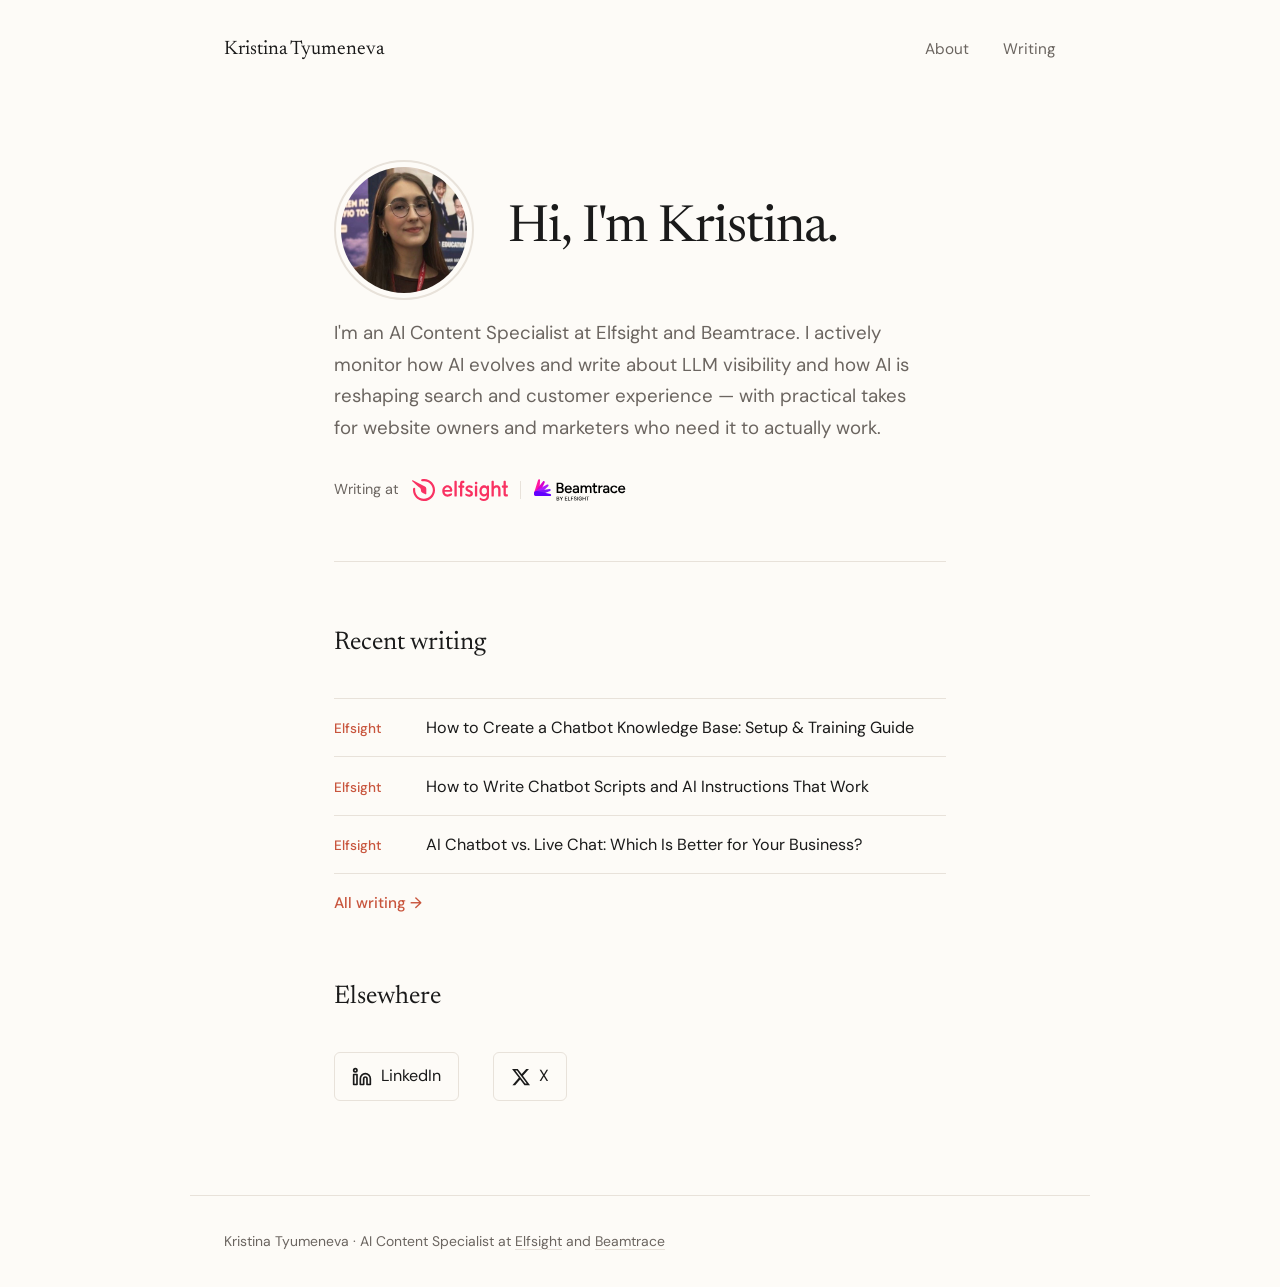
<file: index.html>
<!DOCTYPE html>
<html lang="en">
<head>
    <meta charset="UTF-8">
    <meta name="viewport" content="width=device-width, initial-scale=1.0">
    <title>Kristina Tyumeneva — AI Content Specialist</title>
    <link rel="icon" type="image/svg+xml" href="/favicon.svg">
    <meta name="description" content="Kristina actively monitors how AI evolves and writes about LLM visibility and how AI is reshaping search and customer experience — with practical takes for website owners and marketers who need it to actually work.">
    <meta name="robots" content="index, follow">
    <link rel="canonical" href="https://kristinaty.me/">
    <meta property="og:type" content="website">
    <meta property="og:url" content="https://kristinaty.me/">
    <meta property="og:title" content="Kristina Tyumeneva — AI Content Specialist">
    <meta property="og:description" content="Kristina actively monitors how AI evolves and writes about LLM visibility and how AI is reshaping search and customer experience — with practical takes for website owners and marketers who need it to actually work.">
    <link rel="preconnect" href="https://fonts.googleapis.com">
    <link rel="preconnect" href="https://fonts.gstatic.com" crossorigin>
    <link href="https://fonts.googleapis.com/css2?family=Newsreader:ital,opsz,wght@0,6..72,400;0,6..72,500;1,6..72,400&family=DM+Sans:ital,wght@0,400;0,500;0,600;1,400&display=swap" rel="stylesheet">
    <script type="application/ld+json">
    {
        "@context": "https://schema.org",
        "@type": "Person",
        "name": "Kristina Tyumeneva",
        "jobTitle": "AI Content Specialist",
        "description": "Kristina covers AI topics at Elfsight and Beamtrace: she actively monitors how AI evolves and writes about LLM visibility and how AI is reshaping search and customer experience — with practical takes for website owners and marketers.",
        "image": "https://kristinaty.me/images/kristina.jpeg",
        "url": "https://kristinaty.me",
        "worksFor": [
            { "@type": "Organization", "name": "Elfsight", "url": "https://elfsight.com" },
            { "@type": "Organization", "name": "Beamtrace", "url": "https://beamtrace.com" }
        ],
        "sameAs": [
            "https://elfsight.com/author/kristina-tyumeneva/",
            "https://www.linkedin.com/in/kristina-tyumeneva/",
            "https://x.com/souly_kr"
        ],
        "knowsAbout": [
            "LLM visibility", "AI search",
            "AI in customer experience", "content strategy",
            "content evaluation", "AI writing tools"
        ],
        "alumniOf": {
            "@type": "EducationalOrganization",
            "name": "Voronezh State University"
        }
    }
    </script>
    <link rel="stylesheet" href="/style.css">
</head>
<body>
    <nav class="nav">
        <a href="/" class="nav-name">Kristina Tyumeneva</a>
        <div class="nav-links"><a href="/about">About</a><a href="/writing">Writing</a></div>
    </nav>
    <main class="home">
        <section class="hero">
            <div class="hero-intro">
                <img class="hero-photo" src="/images/kristina.jpeg" alt="Kristina Tyumeneva">
                <div class="hero-text">
                    <h1>Hi, I'm Kristina.</h1>
                </div>
            </div>
            <p class="hero-description">I'm an AI Content Specialist at Elfsight and Beamtrace. I actively monitor how AI evolves and write about LLM visibility and how AI is reshaping search and customer experience — with practical takes for website owners and marketers who need it to actually work.</p>
            <div class="hero-writing-at">
                <span>Writing at</span>
                <a href="https://elfsight.com/author/kristina-tyumeneva/" class="hero-logo-link" title="Elfsight">
<svg xmlns="http://www.w3.org/2000/svg" viewBox="0 0 1592.464 365.265" fill="#F93262"><path d="M237.764,246.143c-0.003-1.346-0.016-9.428-0.016-27.336c0-23.786,0-54.312,0-54.312l-0.012,0.014 c0.001-0.132,0.012-0.261,0.012-0.393c0-18.384-11.389-34.55-28.616-43.923c0.001-0.001,0.009-0.01,0.009-0.01l-0.726-0.372 c-0.562-0.297-1.127-0.59-1.701-0.872L14.049,20.171l-0.003,0.005c-1.379-0.806-2.976-1.275-4.684-1.275 C4.192,18.901,0,23.129,0,28.348c0,2.68,1.111,5.095,2.887,6.815l-0.003,0.004c0,0,0.056,0.048,0.139,0.121 c0.173,0.161,0.35,0.318,0.535,0.466c7.521,6.554,77.542,67.56,120.903,104.9c22.033,18.978,24.213,34.969,24.213,48.724 c0,0.01,0.01,0.009,0.012,0.017c0.175,18.36,12.475,34.328,30.624,42.742l-0.059,0.068l44.759,22.512l0.002-0.001 c1.312,0.705,2.808,1.108,4.398,1.108c5.173,0,9.365-4.228,9.365-9.447C237.775,246.298,237.766,246.221,237.764,246.143z"/><path d="M192.926 365.188C92.273 361.673 13.245 276.929 16.76 176.277c.169-4.851.41-9.645.974-14.385.287-2.411 4.051-20.689 20.477-18.509C50.525 145.018 54.422 155.79 53.512 164c-.175 1.578-.532 5.752-.532 5.752-.226 2.572-.386 5.163-.478 7.773-2.827 80.944 60.728 149.095 141.671 151.922 80.941 2.827 149.094-60.726 151.921-141.669 2.827-80.947-60.728-149.098-141.668-151.925-9.17-.32-18.177.218-26.941 1.532l0 0c0 0-21.174 3.506-25.891-10.793-4.564-13.836 6.098-21.84 13.316-23.341 13.166-2.521 26.811-3.627 40.764-3.139 100.65 3.515 179.677 88.258 176.162 188.914C378.322 289.678 293.575 368.703 192.926 365.188L192.926 365.188zM661.996 206.309c-4.828 4.101-11.055 6.146-18.683 6.146h-102.01c.447 13.069 5.157 23.641 14.139 31.722 8.976 8.089 22.089 13.127 35.332 13.127 10.997 0 22.399-3.489 36.204-10.465 13.802-6.976 14.314-7.414 15.499-8.061 8.774-4.788 14.481-1.826 17.833 3.579 6.682 10.775 4.653 19.377.196 23.92-8.629 8.796-19.213 14.796-32.907 19.924-12.915 4.836-24.306 6.976-37.957 6.976-26.643 0-46.352-9.302-63.142-27.905-15.897-17.713-23.84-39.971-23.84-66.771 0-25.91 8.111-48.002 24.344-66.272 16.228-18.273 35.322-27.406 61.296-27.406 22.831 0 41.36 8.362 57.594 25.08 16.228 16.724 23.344 36.49 23.344 59.297C669.236 196.508 666.822 202.213 661.996 206.309L661.996 206.309zM619.678 152.326c-7.276-8.414-19.071-13.623-31.38-13.623-12.314 0-24.666 5.209-33.061 13.623-8.395 8.42-13.044 18.827-13.935 31.226h89.959C630.812 171.152 626.951 160.746 619.678 152.326L619.678 152.326zM723.827 291.849c-14.219 0-19.321-.177-19.321-18.535V50.285c0-18.355 5.102-19.535 19.321-19.535 14.213 0 19.323 1.067 19.323 19.202v223.362C743.15 291.672 738.04 291.849 723.827 291.849L723.827 291.849zM857.043 67.61c-.798 0-10.611.005-11.437.005-3.359 0-5.934 1.444-7.725 4.319-1.794 2.88-2.685 15.172-2.685 35.545 11.416 0 20.023-.443 23.831.662 8.059 2.439 10.088 8.971 10.088 17.608s-1.029 15.177-9.088 17.611c-3.809 1.111-13.416.662-24.832.662v129.587c0 17.939-4.415 18.24-18.739 18.24-13.656 0-19.236-.078-19.236-18.24V144.022h-11.378c-12.719 0-17.497-5.948-17.497-18.273 0-16.157 8.362-18.255 16.276-18.255 1.445 0 10.977-.015 12.599-.015 0-34.031 1.565-44.616 4.702-52.812 6.265-15.946 16.929-23.917 39.986-23.917 1.16 0 11.219 0 12.308 0 12.009 0 15.897 6.34 15.897 18.598C870.116 57.104 869.626 67.61 857.043 67.61zM974.543 144.335c-9.478-2.878-14.537-3.973-23.512-3.973-5.824 0-13.862 1.331-18.112 3.988-5.151 2.88-7.722 7.089-7.722 12.623 0 5.316 3.684 10.216 10.41 13.956 11.154 6.204 20.555 10.815 32.258 16.28 15.594 7.281 24.881 14.421 30.235 19.268 10.693 9.68 13.425 23.946 13.425 33.896 0 16.463-3.505 31.224-18.498 41.854-13.433 9.525-25.55 11.285-44.355 11.285-23.104 0-46.733-7.471-60.796-21.687-6.44-6.51-6.417-12.333-2.695-20.52 3.904-8.586 9.194-10.313 16.138-7.933 4.81 1.648 12.868 5.72 20.66 9.467 13.313 6.403 29.98 8.737 40.833 3.482 4.941-2.392 8.067-6.828 8.067-14.621 0-9.458-5.725-15.726-21.17-22.594-25.075-10.848-35.287-18.383-38.644-20.598-15.445-10.186-23.17-24.032-23.17-39.535 0-16.829 6.827-30.339 20.483-40.528 12.309-9.078 27.31-13.62 44.995-13.62 12.088 0 22.833 2.656 35.942 8.637 19.977 9.114 18.977 18.447 16.843 25.91-3.508 12.269-11.033 11.371-15.799 9.939C990.359 149.308 985.21 147.574 974.543 144.335zM1080.045 81.45c-4.138 4.186-9.186 6.276-15.143 6.276-5.964 0-11.062-2.091-15.29-6.276-4.231-4.184-6.345-9.227-6.345-15.127 0-5.893 2.114-10.889 6.345-14.982 4.228-4.089 9.326-6.135 15.29-6.135 5.768 0 10.766 2.095 14.999 6.279 4.228 4.186 6.345 9.132 6.345 14.838C1086.245 72.223 1084.178 77.266 1080.045 81.45L1080.045 81.45zM1063.77 107.479c14.213 0 19.321.954 19.321 18.863v147.313c0 18.132-5.108 18.194-19.321 18.194-14.219 0-19.324-.061-19.324-18.194V126.673C1044.446 108.549 1049.551 107.479 1063.77 107.479L1063.77 107.479zM1275.908 301.897c-4.029 21.23-12.882 37.268-28.548 48.107-14.555 10.173-32.735 15.26-56.741 15.26-22.494 0-39.111-5.176-54.776-15.519-9.853-6.604-15.212-12.106-13.775-20.123.923-5.15 3.361-10.277 5.87-13.215 3.852-4.511 10.688-3.834 13.593-2.625 2.35.978 7.52 3.39 17.147 8.169 13.43 6.739 23.637 8.106 36.621 8.106 30.667 0 47.004-20.171 47.004-56.515v-6.943c0 0-13.179 25.248-46.361 25.248-23.956 0-42.317-9.944-57.09-29.845-13.433-17.909-20.149-39.018-20.149-63.337 0-25.199 6.937-46.641 20.819-64.332 15.222-19.452 33.258-29.181 58.107-29.181 18.745 0 34.375 7.532 44.674 22.591 0-17.504 6.737-20.265 18.153-20.265 13.837 0 18.477 3.428 18.477 26.872v130.72C1278.932 278.785 1277.923 291.061 1275.908 301.897L1275.908 301.897zM1234.205 161.628c-7.637-12.176-19.328-18.27-35.057-18.27-13.483 0-25.047 6.201-32.684 18.601-6.747 10.856-10.118 23.256-10.118 37.207 0 14.4 3.26 26.8 9.776 37.207 7.64 12.182 19.427 18.27 33.362 18.27 14.155 0 25.284-5.531 33.373-16.608 7.188-9.743 10.787-21.811 10.787-36.212C1243.645 185.214 1240.497 171.817 1234.205 161.628L1234.205 161.628zM1450.754 291.849c-14.216 0-19.321-.056-19.321-18.177v-90.376c0-34.055-12.558-42.427-30.756-42.427-9.552 0-19.385 2.372-29.07 12.264-6.614 6.755-13.024 17.123-13.024 29.498v91.041c0 18.121-5.169 18.177-19.492 18.177-14.103 0-19.153-.056-19.153-19.663V47.761c0-16.842 5.05-17.011 19.153-17.011 14.323 0 19.492.161 19.492 18.477 0 46.764 0 74.347 0 76.378 10.137-12.613 29.197-20.615 50.016-20.615 21.04 0 33.383 7.193 45.025 19.573 10.966 12.157 16.454 29.735 16.454 50.736v98.356C1470.078 291.787 1464.967 291.849 1450.754 291.849L1450.754 291.849zM1582.59 143.36c-3.809 1.105-13.416.659-24.831.659 0 23.843-.006 99.001-.006 102.394 0 7.913 4.055 8.567 7.412 8.567.841 0 12.655.046 13.44.046 13.02 0 14.072 10.766 14.072 18.222 0 12.678-4.351 18.586-14.554 18.586-.542 0-16.093.015-16.652.015-23.057 0-41.688-11.995-41.688-44.823 0-10.861 0-74.163 0-103.007-8.684 0-11.092-.112-15.742-.112-7.511 0-13.136-4.167-13.136-18.158 0-10.425 2.053-18.27 15.497-18.27h13.381V48.657c0-18.162 4.827-18.24 18.483-18.24 14.323 0 19.492-.032 19.492 17.907v59.156c11.416 0 21.022-.451 24.831.659 8.059 2.436 10.088 8.973 10.088 17.611S1590.649 140.921 1582.59 143.36L1582.59 143.36z"/></svg>                </a>
                <div class="hero-logo-divider"></div>
                <a href="https://beamtrace.com" class="hero-logo-link" title="Beamtrace">
<svg width="150" height="36" viewBox="0 0 150 36" fill="none" xmlns="http://www.w3.org/2000/svg">
<path d="M3.48135 27.9232C1.00918 27.465 -0.513073 24.9564 0.221996 22.552L6.67063 1.45847C6.92303 0.632847 7.75483 0.128094 8.60371 0.285425C9.45259 0.442756 10.0482 1.21207 9.98801 2.07331L8.44907 24.0768C8.27365 26.585 5.95352 28.3814 3.48135 27.9232Z" fill="#FF1A9F"/>
<path d="M2.01928 27.3554C-0.11294 26.023 -0.609883 23.1311 0.955261 21.1634L14.686 3.90104C15.2234 3.22537 16.1823 3.06059 16.9145 3.51809C17.6466 3.97559 17.9189 4.90969 17.5472 5.68892L8.05104 25.5973C6.96858 27.8667 4.1515 28.6878 2.01928 27.3554Z" fill="#D700CC"/>
<path d="M0.867154 26.2913C-0.628391 24.2702 -0.0308664 21.3973 2.14654 20.1402L21.2485 9.11129C21.9962 8.67961 22.9488 8.87774 23.4623 9.57174C23.9759 10.2657 23.8868 11.2346 23.2554 11.8234L7.12353 26.8662C5.28469 28.5809 2.3627 28.3124 0.867154 26.2913Z" fill="#AD1BFC"/>
<path d="M0.185353 24.8791C-0.465388 22.4505 1.14345 19.9966 3.6301 19.6249L25.445 16.3643C26.2989 16.2367 27.1126 16.7702 27.336 17.6041C27.5595 18.438 27.1215 19.3068 26.3183 19.6232L5.79569 27.707C3.45635 28.6284 0.836094 27.3077 0.185353 24.8791Z" fill="#8115FD"/>
<path d="M0.0684948 23.3152C0.353118 20.8171 2.74938 19.1235 5.19921 19.6891L26.6912 24.6506C27.5324 24.8448 28.094 25.6394 27.9962 26.4971C27.8985 27.3549 27.1726 28.0028 26.3093 28.0028L4.25202 28.0025C1.73775 28.0025 -0.216129 25.8133 0.0684948 23.3152Z" fill="#6200FF"/>
<path fill-rule="evenodd" clip-rule="evenodd" d="M56.3145 10.441C57.4422 10.441 58.4383 10.7276 59.2961 11.305C60.1519 11.865 60.8147 12.6696 61.2871 13.711L61.3762 13.9063C61.8067 14.8927 62.0195 16.0386 62.0195 17.3396C62.0194 17.4316 61.9448 17.5063 61.8528 17.5063H52.829C52.8846 18.1069 53.0377 18.6368 53.2863 19.0986C53.6069 19.6939 54.0393 20.1481 54.5838 20.4659C55.1286 20.7679 55.7517 20.9208 56.4577 20.9209C57.2272 20.9209 57.852 20.7441 58.3429 20.4022C58.863 20.035 59.2671 19.5775 59.557 19.0284L59.5749 19.0012C59.622 18.943 59.7039 18.9223 59.7743 18.9549L61.7319 19.8621C61.773 19.8812 61.8045 19.9162 61.8193 19.9591C61.834 20.0019 61.8307 20.0489 61.81 20.0893C61.483 20.7269 61.0575 21.2915 60.5343 21.782L60.5325 21.7838C60.0059 22.261 59.3819 22.6298 58.6631 22.8912L58.6628 22.8909C57.9573 23.1533 57.1657 23.2832 56.2905 23.2832C55.1028 23.2831 54.0465 23.0145 53.1266 22.4725L53.1248 22.4713C52.2077 21.9145 51.487 21.1525 50.964 20.1883C50.4397 19.2216 50.1798 18.1111 50.1798 16.8621C50.1799 15.6131 50.4397 14.5029 50.964 13.5361C51.487 12.5718 52.208 11.8174 53.1257 11.2764C54.0612 10.7184 55.1258 10.4411 56.3145 10.441ZM56.2668 12.732C55.7212 12.732 55.1896 12.8604 54.6703 13.12L54.6685 13.1209C54.17 13.3626 53.7541 13.7173 53.4198 14.1878C53.1912 14.5257 53.0444 14.9228 52.9822 15.3826H59.2445C59.195 14.97 59.0852 14.606 58.9167 14.2885L58.8667 14.1985C58.5945 13.7147 58.2348 13.3566 57.7877 13.1181C57.7865 13.1175 57.7852 13.1167 57.784 13.116C57.3335 12.8607 56.829 12.732 56.2668 12.732Z" fill="black"/>
<path fill-rule="evenodd" clip-rule="evenodd" d="M68.5089 10.441C69.6601 10.4411 70.6306 10.668 71.411 11.1329C72.19 11.597 72.7692 12.2686 73.1484 13.1409C73.5432 14.0128 73.7285 15.0812 73.7124 16.339L73.6887 22.8307C73.6883 22.9225 73.6137 22.9967 73.522 22.9967H71.4212C71.3322 22.9967 71.2589 22.9266 71.2548 22.8377L71.2066 21.7936C71.2036 21.7978 71.2006 21.802 71.1976 21.8062C70.4749 22.7977 69.3686 23.2831 67.9121 23.2832C66.4724 23.2832 65.3246 22.9598 64.4896 22.2918C64.4887 22.2911 64.4877 22.2903 64.4868 22.2895C63.6641 21.6011 63.2575 20.6522 63.2575 19.4641C63.2575 18.1983 63.6791 17.2144 64.5387 16.5401C65.4052 15.857 66.5922 15.5258 68.0792 15.5258H71.0974C71.0474 15.1252 70.9674 14.7697 70.8581 14.4587C70.8577 14.4574 70.8572 14.456 70.8567 14.4547C70.6743 13.8922 70.3899 13.4788 70.01 13.2011L70.0075 13.1993C69.647 12.9253 69.1531 12.7796 68.5089 12.7796C67.9113 12.7796 67.3989 12.9021 66.9661 13.1409L66.9659 13.1407C66.5525 13.3775 66.1991 13.7507 65.909 14.2699C65.8686 14.342 65.7814 14.3737 65.7041 14.3443L63.6989 13.5803C63.6544 13.5633 63.6193 13.528 63.6025 13.4834C63.5857 13.4387 63.5888 13.3889 63.6111 13.3467C63.9056 12.7904 64.2743 12.2986 64.717 11.8722C65.1631 11.4268 65.6987 11.0814 66.3214 10.8353C66.9504 10.5708 67.6809 10.441 68.5089 10.441ZM68.6997 17.6495C67.6091 17.6495 66.8863 17.8255 66.4872 18.1392C66.4862 18.1399 66.4851 18.1405 66.4841 18.1412C66.0845 18.441 65.8825 18.859 65.8825 19.4164C65.8825 19.9246 66.0677 20.3112 66.4358 20.5954C66.8276 20.8697 67.3774 21.0164 68.1029 21.0164C68.7316 21.0164 69.2667 20.886 69.7145 20.6326C70.1638 20.3624 70.5164 19.9881 70.7728 19.5055C71.029 19.0233 71.159 18.4697 71.159 17.8409V17.6495H68.6997Z" fill="black"/>
<path d="M99.7576 7.0035C99.8496 7.00354 99.9243 7.07818 99.9243 7.17019V10.7275H103.147C103.239 10.7275 103.314 10.8021 103.314 10.8942V12.8517C103.314 12.9437 103.239 13.0184 103.147 13.0184H99.9243V19.2256C99.9244 19.7864 100.06 20.1935 100.308 20.4712C100.571 20.7318 100.952 20.8732 101.476 20.8732C101.614 20.8732 101.771 20.8457 101.949 20.7862C102.118 20.73 102.333 20.6129 102.598 20.4261C102.638 20.3979 102.688 20.3888 102.735 20.401C102.783 20.4132 102.822 20.4454 102.844 20.4894L103.703 22.256C103.74 22.3315 103.715 22.4224 103.644 22.4683C103.221 22.7449 102.811 22.951 102.412 23.0837L102.412 23.0834C102.029 23.2163 101.638 23.2832 101.238 23.2832C100.017 23.2832 99.0479 22.9735 98.3553 22.3316L98.3537 22.3302C97.6596 21.67 97.3231 20.738 97.323 19.5596V13.0184H95.4606C95.3686 13.0184 95.2939 12.9437 95.2939 12.8517V10.8942C95.2939 10.8022 95.3686 10.7275 95.4606 10.7275H97.323V7.17019C97.323 7.07816 97.3977 7.00351 97.4897 7.0035H99.7576Z" fill="black"/>
<path fill-rule="evenodd" clip-rule="evenodd" d="M118.053 10.441C119.205 10.441 120.175 10.668 120.956 11.1329C121.735 11.5974 122.315 12.2698 122.694 13.1432C123.088 14.0148 123.273 15.0823 123.257 16.339L123.233 22.8307C123.233 22.9225 123.158 22.9967 123.067 22.9967H120.966C120.877 22.9967 120.803 22.9266 120.799 22.8377L120.751 21.7936C120.748 21.7978 120.745 21.802 120.742 21.8062L120.742 21.8064C120.02 22.7979 118.913 23.2832 117.457 23.2832C116.017 23.2831 114.869 22.9597 114.034 22.2918C114.033 22.2911 114.033 22.2903 114.032 22.2895C113.209 21.6011 112.802 20.6522 112.802 19.4641C112.802 18.1985 113.224 17.2146 114.083 16.5403L114.165 16.4773C115.024 15.8368 116.183 15.5258 117.624 15.5258H120.642C120.592 15.1252 120.512 14.7697 120.403 14.4587C120.402 14.4574 120.402 14.456 120.402 14.4547C120.219 13.8922 119.935 13.4788 119.555 13.2011L119.552 13.1993C119.192 12.9253 118.698 12.7796 118.053 12.7796C117.456 12.7796 116.943 12.9021 116.511 13.1409C116.097 13.3777 115.744 13.7507 115.454 14.2699C115.413 14.342 115.326 14.3737 115.249 14.3443L113.244 13.5803C113.199 13.5633 113.164 13.528 113.147 13.4834C113.13 13.4387 113.133 13.3889 113.156 13.3467C113.45 12.7904 113.819 12.2986 114.262 11.8722C114.708 11.4267 115.243 11.0814 115.866 10.8353C116.495 10.5709 117.226 10.4411 118.053 10.441ZM118.245 17.6495C117.154 17.6495 116.431 17.8255 116.032 18.1392C116.031 18.1399 116.03 18.1405 116.029 18.1412C115.629 18.441 115.427 18.8589 115.427 19.4164C115.427 19.9241 115.612 20.3103 115.979 20.5944C116.371 20.8693 116.921 21.0164 117.648 21.0164C118.276 21.0164 118.811 20.8862 119.259 20.6328C119.708 20.3626 120.061 19.9881 120.317 19.5055C120.558 19.0535 120.687 18.5387 120.702 17.958L120.704 17.8409V17.6495H118.245Z" fill="black"/>
<path d="M131.102 10.441C132.291 10.441 133.362 10.7181 134.313 11.275C135.282 11.8336 136.006 12.6319 136.482 13.6652C136.501 13.7062 136.502 13.7533 136.486 13.7954C136.469 13.8375 136.436 13.8711 136.395 13.8886L134.342 14.7481C134.261 14.7816 134.169 14.7478 134.129 14.6704C133.841 14.11 133.426 13.6719 132.88 13.3536L132.879 13.3527C132.351 13.036 131.737 12.8752 131.031 12.8752C130.343 12.8752 129.738 13.0429 129.21 13.3748C128.681 13.7074 128.263 14.1767 127.957 14.7883L127.956 14.7897C127.652 15.3833 127.497 16.0726 127.497 16.8621C127.497 17.6516 127.652 18.341 127.956 18.9345C128.261 19.5286 128.686 19.999 129.232 20.3485C129.777 20.6815 130.391 20.8492 131.078 20.8492C131.737 20.8492 132.324 20.6953 132.844 20.3896L132.946 20.3264C133.491 19.9623 133.9 19.478 134.173 18.8706C134.21 18.789 134.305 18.7509 134.387 18.7843L136.464 19.6199C136.506 19.6367 136.539 19.6699 136.556 19.7117C136.573 19.7534 136.573 19.8004 136.554 19.8417C136.08 20.921 135.358 21.7665 134.391 22.3737C133.439 22.9808 132.357 23.2832 131.15 23.2832C129.931 23.2831 128.844 23.0148 127.893 22.4736L127.891 22.4727C126.942 21.9165 126.197 21.1548 125.657 20.1901L125.656 20.1883C125.132 19.2216 124.872 18.1111 124.872 16.8621C124.872 15.6131 125.132 14.5029 125.656 13.5361L125.657 13.5343C126.197 12.5699 126.934 11.8158 127.868 11.2752C128.819 10.7179 129.899 10.4411 131.102 10.441Z" fill="black"/>
<path fill-rule="evenodd" clip-rule="evenodd" d="M143.707 10.441C144.834 10.4411 145.829 10.7273 146.686 11.3038L146.766 11.357C147.584 11.9145 148.221 12.7016 148.679 13.711C149.169 14.7406 149.411 15.9518 149.411 17.3396C149.411 17.4316 149.337 17.5063 149.245 17.5063H140.221C140.277 18.1069 140.43 18.6368 140.678 19.0986C140.999 19.6939 141.431 20.1481 141.976 20.4659C142.521 20.7679 143.144 20.9209 143.85 20.9209C144.62 20.9208 145.245 20.7439 145.736 20.4017C146.256 20.0347 146.659 19.5773 146.949 19.0284L146.967 19.0012C147.014 18.9429 147.096 18.9223 147.167 18.9549L149.124 19.8621C149.165 19.8812 149.197 19.9162 149.212 19.9591C149.226 20.0019 149.223 20.0489 149.202 20.0893C148.875 20.7269 148.45 21.2915 147.927 21.782L147.924 21.7838C147.398 22.261 146.774 22.6298 146.055 22.8912L146.055 22.8909C145.349 23.1533 144.558 23.2832 143.683 23.2832C142.495 23.2832 141.439 23.0145 140.519 22.4725L140.517 22.4713C139.6 21.9145 138.879 21.1525 138.356 20.1883C137.832 19.2216 137.572 18.1111 137.572 16.8621C137.572 15.6131 137.832 14.5029 138.356 13.5361C138.879 12.5718 139.6 11.8172 140.518 11.2761C141.453 10.7182 142.518 10.441 143.707 10.441ZM143.659 12.732C143.113 12.732 142.582 12.8604 142.062 13.12L142.06 13.1209C141.562 13.3626 141.146 13.7173 140.812 14.1878C140.583 14.5257 140.437 14.9228 140.374 15.3826H146.637C146.587 14.97 146.477 14.606 146.309 14.2885L146.259 14.1985C145.987 13.7147 145.627 13.3566 145.18 13.1181C145.179 13.1175 145.177 13.1167 145.176 13.116C144.725 12.8608 144.221 12.732 143.659 12.732Z" fill="black"/>
<path fill-rule="evenodd" clip-rule="evenodd" d="M42.5803 5.95312C43.7419 5.95312 44.744 6.13053 45.5815 6.49156L45.7396 6.56131C46.5178 6.9206 47.128 7.43431 47.5644 8.1034C48.0481 8.82065 48.2853 9.69846 48.2853 10.727C48.2853 11.5187 48.0953 12.2335 47.7122 12.8664L47.712 12.8661C47.3939 13.4007 46.9635 13.8521 46.4233 14.2204C47.1476 14.6134 47.714 15.1207 48.1156 15.7455C48.5811 16.4447 48.8105 17.2729 48.8105 18.2228C48.8105 19.2194 48.5813 20.0868 48.1163 20.8179C47.6679 21.5319 47.0294 22.0781 46.2069 22.4564L46.2043 22.4576C45.3824 22.8192 44.4035 22.9967 43.2727 22.9967H37.2092C37.1172 22.9967 37.0425 22.922 37.0425 22.83V6.11982C37.0425 6.02778 37.1171 5.95312 37.2092 5.95312H42.5803ZM39.6914 20.5389H43.1294C44.0917 20.5389 44.8119 20.3139 45.313 19.8865C45.8294 19.4437 46.0899 18.8551 46.0899 18.1036C46.0899 17.2577 45.7909 16.6258 45.2018 16.1839C45.2006 16.183 45.1993 16.1819 45.1981 16.1809C44.6172 15.7192 43.7838 15.4772 42.6759 15.4772H39.6914V20.5389ZM39.6914 13.1386H42.9623C43.7913 13.1386 44.4228 12.9167 44.8775 12.4914L44.8794 12.4895C45.3474 12.0653 45.5887 11.4771 45.5887 10.7033C45.5887 9.90186 45.319 9.30974 44.7936 8.90106L44.7913 8.89943C44.2579 8.46983 43.4963 8.24405 42.4848 8.24405H39.6914V13.1386Z" fill="black"/>
<path d="M89.6735 10.441C91.0661 10.441 92.1737 10.9018 92.9741 11.835L93.0481 11.9227C93.7995 12.8423 94.1524 14.2127 94.137 16.0028L94.1373 22.83C94.1372 22.922 94.0626 22.9967 93.9706 22.9967H91.7266C91.6346 22.9967 91.56 22.922 91.5599 22.83V16.7189C91.5599 15.6444 91.4408 14.8516 91.2154 14.3257C91.2147 14.324 91.2137 14.3223 91.2131 14.3206C90.9987 13.7693 90.7162 13.4081 90.3775 13.2104C90.0242 13.0044 89.6082 12.891 89.1246 12.8752L89.0463 12.8761C88.2435 12.8954 87.6285 13.2142 87.1829 13.8323C86.7333 14.478 86.4982 15.4017 86.4982 16.6233V22.83C86.4982 22.922 86.4235 22.9967 86.3315 22.9967H84.0636C83.9716 22.9967 83.897 22.922 83.8969 22.83V16.7189C83.8969 15.6437 83.7856 14.8493 83.5747 14.322L83.5742 14.3206C83.3606 13.7711 83.071 13.4101 82.7171 13.2118L82.7145 13.2104C82.3612 13.0043 81.9452 12.8908 81.4616 12.875C80.6214 12.875 79.9812 13.1934 79.5213 13.83L79.5215 13.8302C79.071 14.476 78.8352 15.4004 78.8352 16.6233V22.83C78.8352 22.922 78.7606 22.9967 78.6685 22.9967H76.4009C76.3088 22.9967 76.2342 22.922 76.2342 22.83V10.8942C76.2342 10.8021 76.3088 10.7275 76.4009 10.7275H78.5253C78.6136 10.7275 78.6867 10.7965 78.6918 10.8846L78.7585 12.0382C79.1001 11.5834 79.5034 11.2245 79.9693 10.9651L80.083 10.9014C80.6573 10.5932 81.3092 10.4411 82.0345 10.441C83.0147 10.441 83.8592 10.67 84.5593 11.136C85.1643 11.5249 85.6223 12.091 85.9375 12.8243C86.2826 12.1196 86.7387 11.564 87.3091 11.1643C87.9771 10.6804 88.7678 10.4411 89.6735 10.441Z" fill="black"/>
<path d="M112.047 10.6798C112.139 10.6799 112.213 10.7545 112.213 10.8465V12.9949C112.213 13.0869 112.139 13.1616 112.047 13.1616C111.348 13.1616 110.682 13.2702 110.048 13.4869L110.045 13.4876C109.437 13.6851 108.939 14.0177 108.546 14.4859L108.546 14.4861C108.18 14.9249 107.988 15.5354 107.988 16.3369V22.83C107.988 22.922 107.913 22.9967 107.821 22.9967H105.553C105.461 22.9967 105.387 22.922 105.387 22.83V10.8942C105.387 10.8022 105.461 10.7275 105.553 10.7275H107.821C107.913 10.7275 107.988 10.8021 107.988 10.8942V12.5311C108.417 12.0078 108.924 11.5946 109.512 11.2947C110.315 10.8852 111.16 10.6798 112.047 10.6798Z" fill="black"/>
<path d="M85.4785 29.6458V28.8467H90.2405V29.6458H88.3207V34.9997H87.3953V29.6458H85.4785Z" fill="black"/>
<path d="M79.5029 34.9997V28.8467H80.4313V31.5206H83.4988V28.8467H84.4301V34.9997H83.4988V32.3168H80.4313V34.9997H79.5029Z" fill="black"/>
<path d="M77.3301 30.7907C77.2721 30.6084 77.1939 30.4452 77.0958 30.3009C76.9997 30.1547 76.8845 30.0305 76.7503 29.9284C76.6161 29.8242 76.4629 29.7451 76.2906 29.6911C76.1204 29.637 75.9331 29.6099 75.7288 29.6099C75.3823 29.6099 75.0698 29.6991 74.7914 29.8773C74.513 30.0556 74.2927 30.317 74.1305 30.6615C73.9702 31.004 73.8901 31.4236 73.8901 31.9203C73.8901 32.419 73.9712 32.8407 74.1335 33.1852C74.2957 33.5297 74.518 33.791 74.8004 33.9693C75.0829 34.1476 75.4043 34.2367 75.7649 34.2367C76.0994 34.2367 76.3908 34.1686 76.6391 34.0324C76.8895 33.8962 77.0828 33.7039 77.219 33.4556C77.3572 33.2052 77.4263 32.9108 77.4263 32.5723L77.6666 32.6173H75.9061V31.8512H78.3246V32.5512C78.3246 33.068 78.2144 33.5166 77.9941 33.8972C77.7758 34.2758 77.4734 34.5682 77.0868 34.7745C76.7022 34.9808 76.2616 35.0839 75.7649 35.0839C75.208 35.0839 74.7193 34.9557 74.2987 34.6994C73.8801 34.443 73.5536 34.0795 73.3193 33.6088C73.0849 33.1361 72.9678 32.5753 72.9678 31.9263C72.9678 31.4356 73.0359 30.995 73.1721 30.6044C73.3083 30.2138 73.4996 29.8823 73.7459 29.6099C73.9943 29.3355 74.2857 29.1262 74.6202 28.982C74.9567 28.8358 75.3242 28.7627 75.7228 28.7627C76.0553 28.7627 76.3647 28.8118 76.6512 28.9099C76.9396 29.0081 77.196 29.1473 77.4203 29.3275C77.6466 29.5078 77.8339 29.7221 77.9821 29.9705C78.1303 30.2168 78.2305 30.4902 78.2825 30.7907H77.3301Z" fill="black"/>
<path d="M71.8141 28.8467V34.9997H70.8857V28.8467H71.8141Z" fill="black"/>
<path d="M68.797 30.4632C68.765 30.1788 68.6328 29.9584 68.4004 29.8022C68.1681 29.644 67.8757 29.5649 67.5232 29.5649C67.2708 29.5649 67.0525 29.6049 66.8682 29.685C66.6839 29.7632 66.5407 29.8713 66.4386 30.0095C66.3384 30.1457 66.2883 30.3009 66.2883 30.4752C66.2883 30.6214 66.3224 30.7476 66.3905 30.8538C66.4606 30.9599 66.5517 31.049 66.6639 31.1211C66.7781 31.1912 66.9002 31.2503 67.0304 31.2984C67.1606 31.3445 67.2858 31.3825 67.406 31.4126L68.0069 31.5688C68.2031 31.6169 68.4044 31.682 68.6107 31.7641C68.817 31.8462 69.0083 31.9544 69.1846 32.0886C69.3608 32.2228 69.503 32.389 69.6112 32.5873C69.7214 32.7856 69.7764 33.0229 69.7764 33.2993C69.7764 33.6478 69.6863 33.9573 69.5061 34.2277C69.3278 34.4981 69.0684 34.7114 68.7279 34.8676C68.3894 35.0238 67.9798 35.102 67.4991 35.102C67.0384 35.102 66.6399 35.0289 66.3034 34.8826C65.9669 34.7364 65.7035 34.5291 65.5132 34.2607C65.3229 33.9903 65.2178 33.6699 65.1978 33.2993H66.1291C66.1471 33.5217 66.2192 33.7069 66.3454 33.8551C66.4736 34.0014 66.6369 34.1105 66.8351 34.1826C67.0354 34.2527 67.2548 34.2878 67.4931 34.2878C67.7555 34.2878 67.9888 34.2467 68.1931 34.1646C68.3994 34.0805 68.5617 33.9643 68.6798 33.8161C68.798 33.6659 68.8571 33.4906 68.8571 33.2903C68.8571 33.108 68.805 32.9588 68.7009 32.8427C68.5987 32.7265 68.4595 32.6303 68.2833 32.5542C68.109 32.4781 67.9117 32.411 67.6914 32.3529L66.9643 32.1547C66.4716 32.0205 66.081 31.8232 65.7926 31.5628C65.5062 31.3024 65.363 30.9579 65.363 30.5293C65.363 30.1748 65.4591 29.8653 65.6514 29.6009C65.8437 29.3365 66.1041 29.1312 66.4326 28.985C66.761 28.8368 67.1316 28.7627 67.5442 28.7627C67.9608 28.7627 68.3283 28.8358 68.6468 28.982C68.9673 29.1282 69.2196 29.3295 69.4039 29.5859C69.5882 29.8403 69.6843 30.1327 69.6923 30.4632H68.797Z" fill="black"/>
<path d="M60.4839 34.9997V28.8467H64.2995V29.6458H61.4122V31.5206H64.0261V32.3168H61.4122V34.9997H60.4839Z" fill="black"/>
<path d="M55.708 34.9997V28.8467H56.6364V34.2005H59.4244V34.9997H55.708Z" fill="black"/>
<path d="M50.6104 34.9997V28.8467H54.468V29.6458H51.5387V31.5206H54.2667V32.3168H51.5387V34.2005H54.504V34.9997H50.6104Z" fill="black"/>
<path d="M42.105 28.8467H43.1595L44.7669 31.6438H44.833L46.4403 28.8467H47.4949L45.2626 32.5841V34.9997H44.3372V32.5841L42.105 28.8467Z" fill="black"/>
<path d="M37.0439 34.9997V28.8467H39.2972C39.7339 28.8467 40.0954 28.9188 40.3818 29.063C40.6682 29.2052 40.8826 29.3985 41.0248 29.6428C41.167 29.8852 41.2381 30.1586 41.2381 30.463C41.2381 30.7194 41.191 30.9357 41.0969 31.112C41.0027 31.2862 40.8765 31.4265 40.7183 31.5326C40.5621 31.6368 40.3898 31.7129 40.2016 31.7609V31.821C40.4059 31.831 40.6052 31.8971 40.7994 32.0193C40.9957 32.1395 41.158 32.3107 41.2861 32.5331C41.4143 32.7554 41.4784 33.0258 41.4784 33.3443C41.4784 33.6587 41.4043 33.9411 41.2561 34.1915C41.1099 34.4399 40.8836 34.6371 40.5771 34.7834C40.2707 34.9276 39.8791 34.9997 39.4024 34.9997H37.0439ZM37.9723 34.2035H39.3123C39.7569 34.2035 40.0754 34.1174 40.2677 33.9451C40.4599 33.7729 40.5561 33.5576 40.5561 33.2992C40.5561 33.1049 40.507 32.9266 40.4089 32.7644C40.3107 32.6022 40.1705 32.473 39.9882 32.3768C39.808 32.2807 39.5937 32.2326 39.3453 32.2326H37.9723V34.2035ZM37.9723 31.5086H39.2161C39.4244 31.5086 39.6117 31.4685 39.7779 31.3884C39.9462 31.3083 40.0794 31.1961 40.1775 31.0519C40.2777 30.9057 40.3277 30.7334 40.3277 30.5351C40.3277 30.2808 40.2386 30.0675 40.0604 29.8952C39.8821 29.723 39.6087 29.6368 39.2402 29.6368H37.9723V31.5086Z" fill="black"/>
</svg>
                </a>
            </div>
        </section>
        <section class="home-section">
            <h2>Recent writing</h2>
            <div class="article-preview">
                <!-- HOME-ARTICLES:START -->
                <a href="https://elfsight.com/blog/how-to-create-a-chatbot-knowledge-base/" class="article-preview-link"><span class="article-preview-pub elfsight">Elfsight</span><span class="article-preview-title">How to Create a Chatbot Knowledge Base: Setup & Training Guide</span><span class="article-preview-arrow">&rarr;</span></a>
                <a href="https://elfsight.com/blog/how-to-write-chatbot-scripts-and-instructions/" class="article-preview-link"><span class="article-preview-pub elfsight">Elfsight</span><span class="article-preview-title">How to Write Chatbot Scripts and AI Instructions That Work</span><span class="article-preview-arrow">&rarr;</span></a>
                <a href="https://elfsight.com/blog/ai-chatbot-vs-live-chat/" class="article-preview-link"><span class="article-preview-pub elfsight">Elfsight</span><span class="article-preview-title">AI Chatbot vs. Live Chat: Which Is Better for Your Business?</span><span class="article-preview-arrow">&rarr;</span></a>
            <!-- HOME-ARTICLES:END -->
            </div>
            <a href="/writing" class="section-link">All writing &rarr;</a>
        </section>
        <section class="home-section">
            <h2>Elsewhere</h2>
            <div class="social-links">
                <a href="https://www.linkedin.com/in/kristina-tyumeneva/" class="social-link"><svg width="20" height="20" viewBox="0 0 24 24" fill="none" stroke="currentColor" stroke-width="2" stroke-linecap="round" stroke-linejoin="round"><path d="M16 8a6 6 0 0 1 6 6v7h-4v-7a2 2 0 0 0-2-2 2 2 0 0 0-2 2v7h-4v-7a6 6 0 0 1 6-6z"/><rect x="2" y="9" width="4" height="12"/><circle cx="4" cy="4" r="2"/></svg>LinkedIn</a>
                <a href="https://x.com/souly_kr" class="social-link"><svg width="20" height="20" viewBox="0 0 24 24" fill="currentColor"><path d="M18.244 2.25h3.308l-7.227 8.26 8.502 11.24H16.17l-5.214-6.817L4.99 21.75H1.68l7.73-8.835L1.254 2.25H8.08l4.713 6.231zm-1.161 17.52h1.833L7.084 4.126H5.117z"/></svg>X</a>
            </div>
        </section>
    </main>
    <footer class="footer"><p>Kristina Tyumeneva &middot; AI Content Specialist at <a href="https://elfsight.com">Elfsight</a> and <a href="https://beamtrace.com">Beamtrace</a></p></footer>
</body>
</html>
</file>
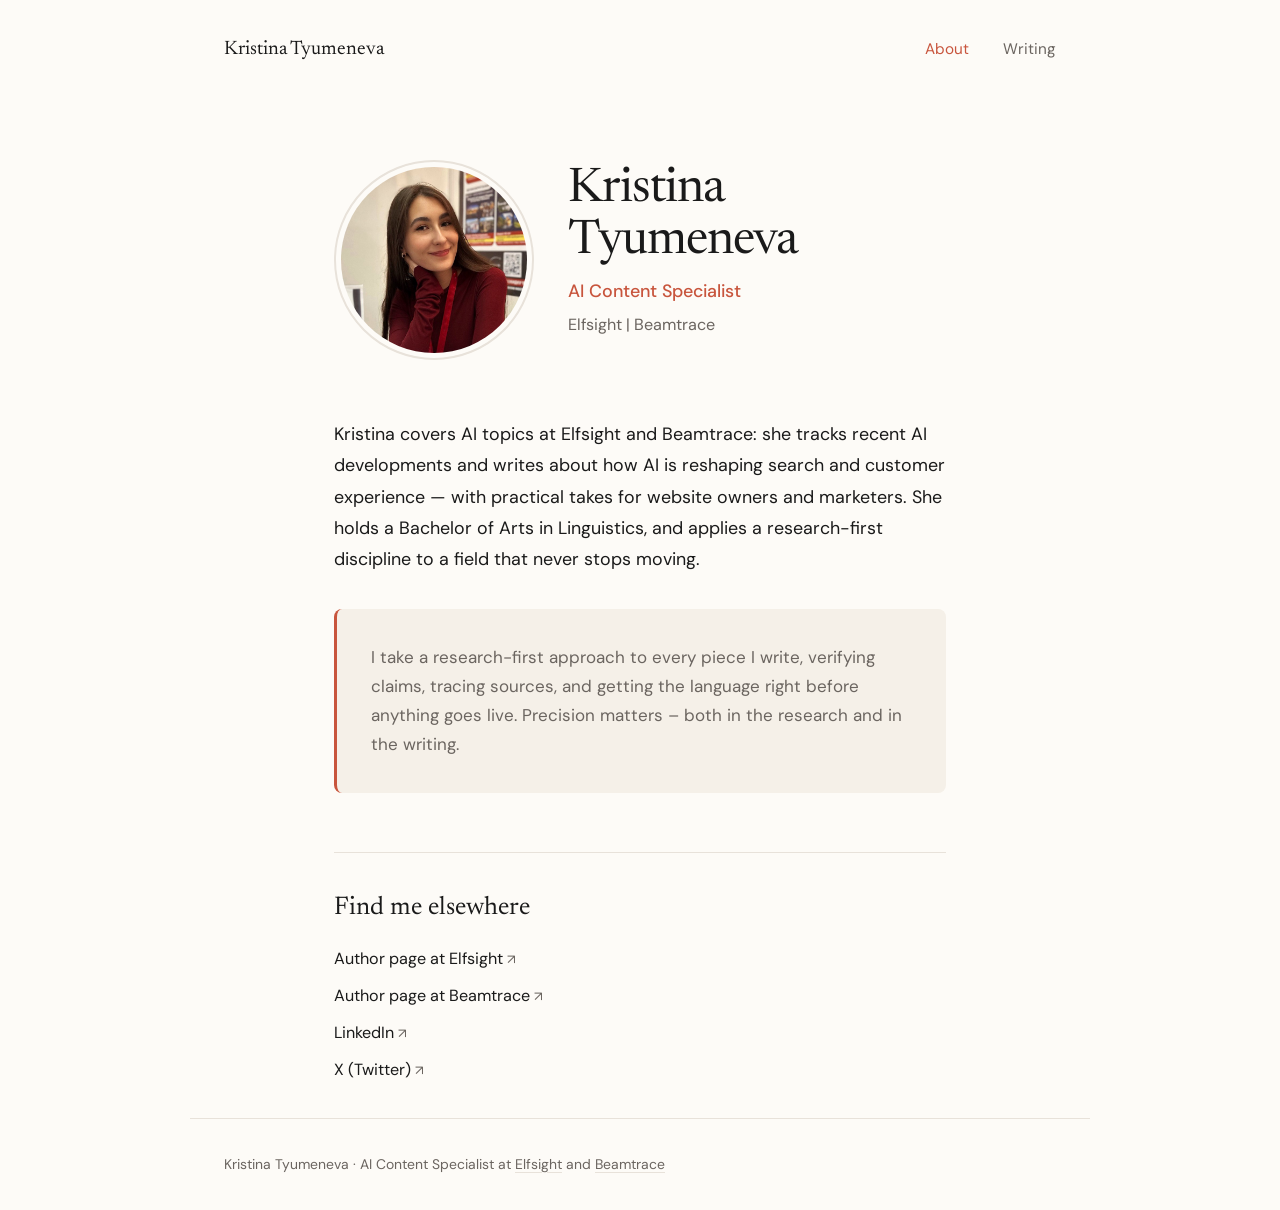
<file: about/index.html>
<!DOCTYPE html>
<html lang="en">
<head>
    <meta charset="UTF-8">
    <meta name="viewport" content="width=device-width, initial-scale=1.0">
    <title>About — Kristina Tyumeneva</title>
    <link rel="icon" type="image/svg+xml" href="/favicon.svg">
    <meta name="description" content="Kristina Tyumeneva is an AI Content Specialist at Elfsight and Beamtrace. She tracks recent AI developments and writes about how AI is reshaping search and customer experience — with a BA in Linguistics and a research-first approach.">
    <meta name="robots" content="index, follow">
    <link rel="canonical" href="https://kristinaty.me/about/">
    <meta property="og:type" content="website">
    <meta property="og:url" content="https://kristinaty.me/about/">
    <meta property="og:title" content="About — Kristina Tyumeneva">
    <meta property="og:description" content="Kristina Tyumeneva is an AI Content Specialist at Elfsight and Beamtrace. She tracks recent AI developments and writes about how AI is reshaping search and customer experience — with a BA in Linguistics and a research-first approach.">
    <link rel="preconnect" href="https://fonts.googleapis.com">
    <link rel="preconnect" href="https://fonts.gstatic.com" crossorigin>
    <link href="https://fonts.googleapis.com/css2?family=Newsreader:ital,opsz,wght@0,6..72,400;0,6..72,500;1,6..72,400&family=DM+Sans:ital,wght@0,400;0,500;0,600;1,400&display=swap" rel="stylesheet">
    <script type="application/ld+json">
    {
        "@context": "https://schema.org",
        "@type": "Person",
        "name": "Kristina Tyumeneva",
        "jobTitle": "AI Content Specialist",
        "description": "Kristina covers AI topics at Elfsight and Beamtrace: she tracks recent AI developments and writes about how AI is reshaping search and customer experience — with practical takes for website owners and marketers. She holds a Bachelor of Arts in Linguistics and brings a research-first approach to a field that never stops moving.",
        "image": "https://kristinaty.me/images/kristina-about.jpg",
        "url": "https://kristinaty.me",
        "worksFor": [
            { "@type": "Organization", "name": "Elfsight", "url": "https://elfsight.com" },
            { "@type": "Organization", "name": "Beamtrace", "url": "https://beamtrace.com" }
        ],
        "sameAs": [
            "https://elfsight.com/author/kristina-tyumeneva/",
            "https://www.linkedin.com/in/kristina-tyumeneva/",
            "https://x.com/souly_kr"
        ],
        "knowsAbout": [
            "LLM visibility", "AI search",
            "AI in customer experience", "content strategy",
            "content evaluation", "AI writing tools"
        ],
        "alumniOf": {
            "@type": "EducationalOrganization",
            "name": "Voronezh State University"
        }
    }
    </script>
    
    <link rel="stylesheet" href="/style.css">
</head>
<body>
    <nav class="nav">
        <a href="/" class="nav-name">Kristina Tyumeneva</a>
        <div class="nav-links"><a href="/about" class="active">About</a><a href="/writing">Writing</a></div>
    </nav>
    <main class="about">
        <div class="about-header">
            <img class="about-photo" src="/images/kristina-about.jpg" alt="Kristina Tyumeneva">
            <div class="about-header-text">
                <h1>Kristina Tyumeneva</h1>
                <p class="about-subtitle">AI Content Specialist</p>
                <p class="about-orgs"><a href="https://elfsight.com">Elfsight</a> | <a href="https://beamtrace.com">Beamtrace</a></p>
            </div>
        </div>

        <p class="about-bio">Kristina covers AI topics at Elfsight and Beamtrace: she tracks recent AI developments and writes about how AI is reshaping search and customer experience — with practical takes for website owners and marketers. She holds a Bachelor of Arts in Linguistics, and applies a research-first discipline to a field that never stops moving.</p>

        <div class="about-focus">
            <p>I take a research-first approach to every piece I write, verifying claims, tracing sources, and getting the language right before anything goes live. Precision matters – both in the research and in the writing.</p>
        </div>

        <div class="about-links">
            <h2>Find me elsewhere</h2>
            <ul class="about-link-list">
                <li><a href="https://elfsight.com/author/kristina-tyumeneva/">Author page at Elfsight</a></li>
                <li><a href="https://beamtrace.com">Author page at Beamtrace</a></li>
                <li><a href="https://www.linkedin.com/in/kristina-tyumeneva/">LinkedIn</a></li>
                <li><a href="https://x.com/souly_kr">X (Twitter)</a></li>
            </ul>
        </div>
    </main>
    <footer class="footer"><p>Kristina Tyumeneva &middot; AI Content Specialist at <a href="https://elfsight.com">Elfsight</a> and <a href="https://beamtrace.com">Beamtrace</a></p></footer>
</body>
</html>
</file>
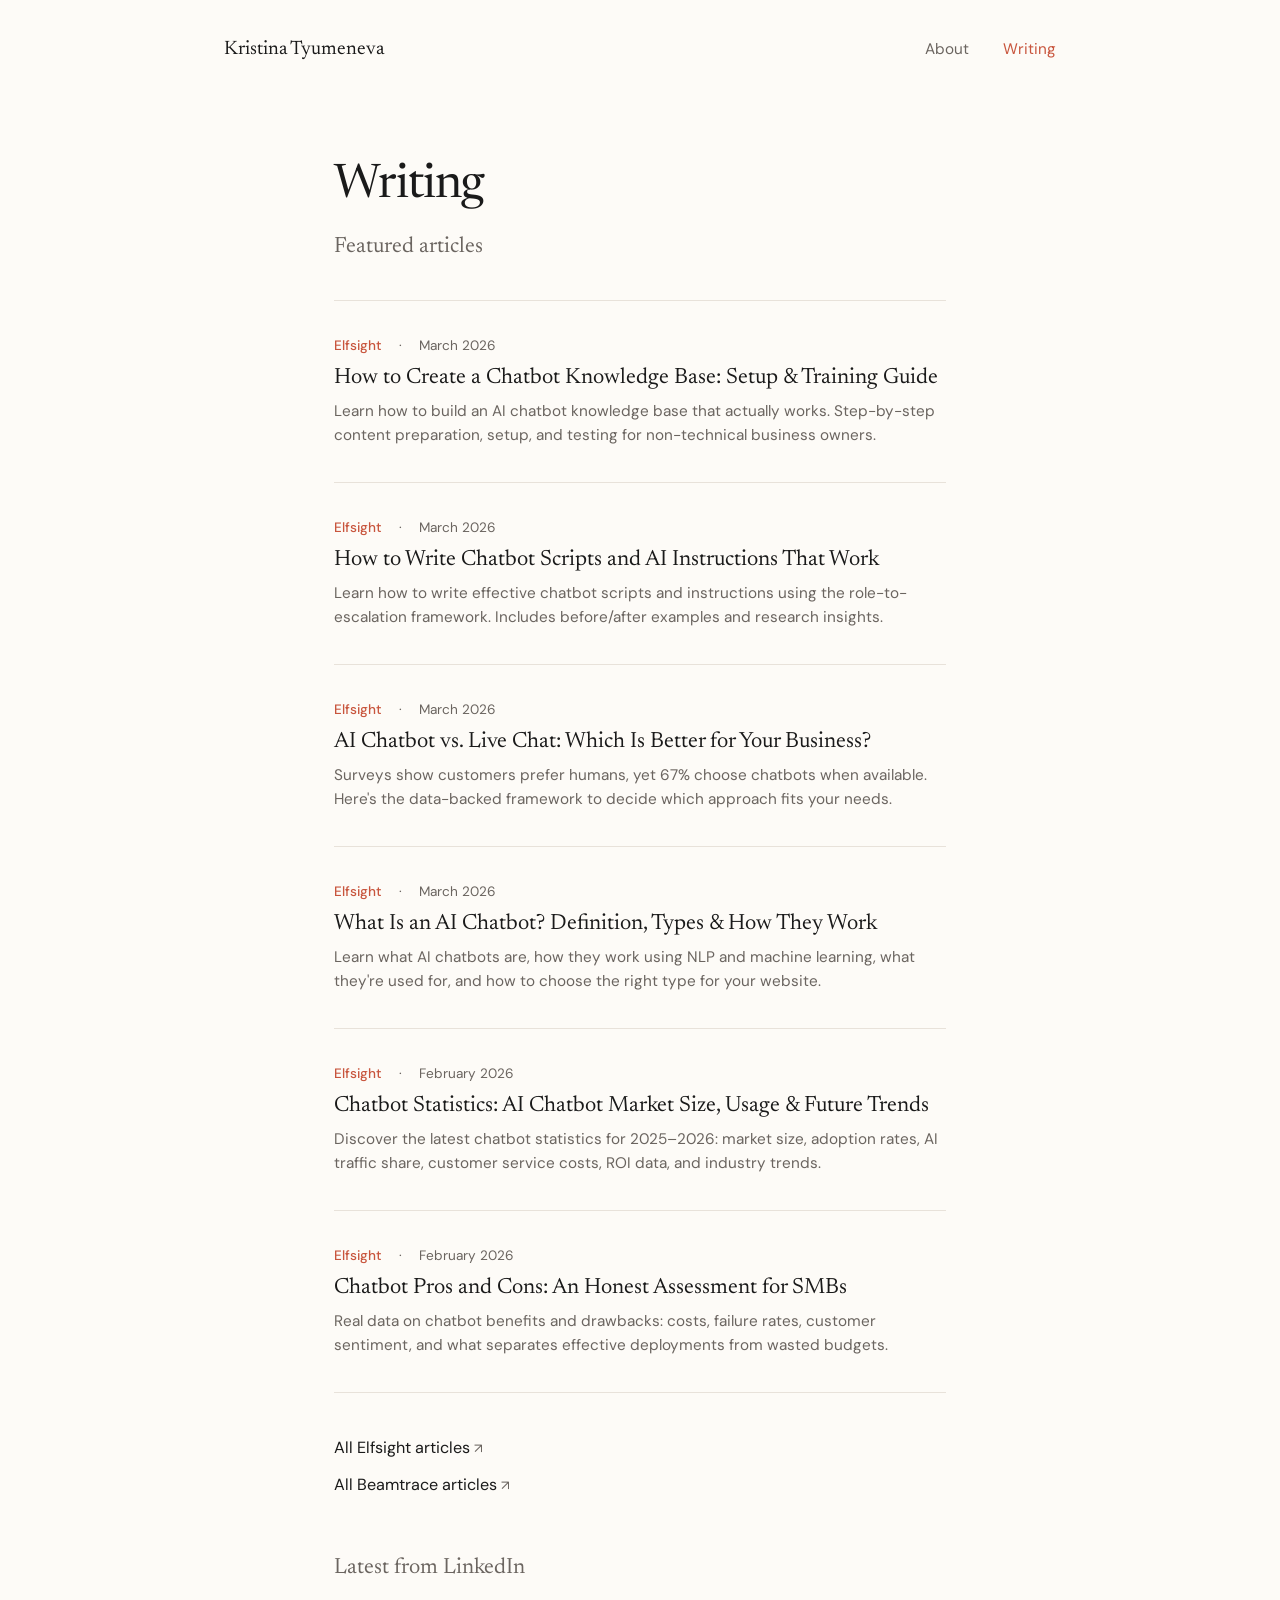
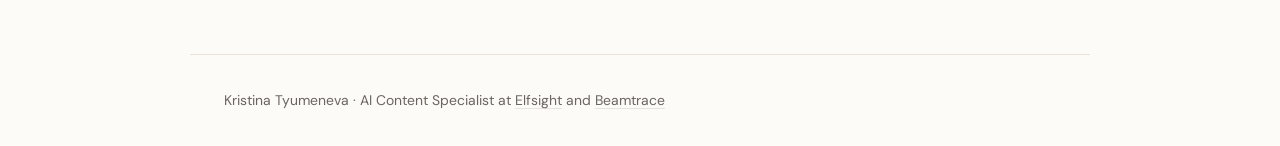
<file: writing/index.html>
<!DOCTYPE html>
<html lang="en">
<head>
    <meta charset="UTF-8">
    <meta name="viewport" content="width=device-width, initial-scale=1.0">
    <title>Writing — Kristina Tyumeneva</title>
    <link rel="icon" type="image/svg+xml" href="/favicon.svg">
    <meta name="description" content="Writing by Kristina Tyumeneva — articles on AI chatbots, LLM visibility, and AI search published at Elfsight and Beamtrace.">
    <meta name="robots" content="index, follow">
    <link rel="canonical" href="https://kristinaty.me/writing/">
    <meta property="og:type" content="website">
    <meta property="og:url" content="https://kristinaty.me/writing/">
    <meta property="og:title" content="Writing — Kristina Tyumeneva">
    <meta property="og:description" content="Writing by Kristina Tyumeneva — articles on AI chatbots, LLM visibility, and AI search published at Elfsight and Beamtrace.">
    <link rel="preconnect" href="https://fonts.googleapis.com">
    <link rel="preconnect" href="https://fonts.gstatic.com" crossorigin>
    <link href="https://fonts.googleapis.com/css2?family=Newsreader:ital,opsz,wght@0,6..72,400;0,6..72,500;1,6..72,400&family=DM+Sans:ital,wght@0,400;0,500;0,600;1,400&display=swap" rel="stylesheet">
    
    <link rel="stylesheet" href="/style.css">
</head>
<body>
    <nav class="nav">
        <a href="/" class="nav-name">Kristina Tyumeneva</a>
        <div class="nav-links"><a href="/about">About</a><a href="/writing" class="active">Writing</a></div>
    </nav>

    <main class="writing">
        <h1>Writing</h1>

        <section class="featured-section">
            <h2>Featured articles</h2>

            <!-- ARTICLES:START -->
            <article class="featured-article">
                <div class="featured-article-meta">
                    <span class="pub">Elfsight</span>
                    <span>&middot;</span>
                    <time datetime="2026-03-17">March 2026</time>
                </div>
                <h3><a href="https://elfsight.com/blog/how-to-create-a-chatbot-knowledge-base/">How to Create a Chatbot Knowledge Base: Setup & Training Guide</a></h3>
                <p class="featured-article-desc">Learn how to build an AI chatbot knowledge base that actually works. Step-by-step content preparation, setup, and testing for non-technical business owners.</p>
            </article>

            <article class="featured-article">
                <div class="featured-article-meta">
                    <span class="pub">Elfsight</span>
                    <span>&middot;</span>
                    <time datetime="2026-03-16">March 2026</time>
                </div>
                <h3><a href="https://elfsight.com/blog/how-to-write-chatbot-scripts-and-instructions/">How to Write Chatbot Scripts and AI Instructions That Work</a></h3>
                <p class="featured-article-desc">Learn how to write effective chatbot scripts and instructions using the role-to-escalation framework. Includes before/after examples and research insights.</p>
            </article>

            <article class="featured-article">
                <div class="featured-article-meta">
                    <span class="pub">Elfsight</span>
                    <span>&middot;</span>
                    <time datetime="2026-03-13">March 2026</time>
                </div>
                <h3><a href="https://elfsight.com/blog/ai-chatbot-vs-live-chat/">AI Chatbot vs. Live Chat: Which Is Better for Your Business?</a></h3>
                <p class="featured-article-desc">Surveys show customers prefer humans, yet 67% choose chatbots when available. Here's the data-backed framework to decide which approach fits your needs.</p>
            </article>

            <article class="featured-article">
                <div class="featured-article-meta">
                    <span class="pub">Elfsight</span>
                    <span>&middot;</span>
                    <time datetime="2026-03-10">March 2026</time>
                </div>
                <h3><a href="https://elfsight.com/blog/what-is-an-ai-chatbot/">What Is an AI Chatbot? Definition, Types & How They Work</a></h3>
                <p class="featured-article-desc">Learn what AI chatbots are, how they work using NLP and machine learning, what they're used for, and how to choose the right type for your website.</p>
            </article>

            <article class="featured-article">
                <div class="featured-article-meta">
                    <span class="pub">Elfsight</span>
                    <span>&middot;</span>
                    <time datetime="2026-02-26">February 2026</time>
                </div>
                <h3><a href="https://elfsight.com/blog/chatbot-statistics-and-trends/">Chatbot Statistics: AI Chatbot Market Size, Usage & Future Trends</a></h3>
                <p class="featured-article-desc">Discover the latest chatbot statistics for 2025–2026: market size, adoption rates, AI traffic share, customer service costs, ROI data, and industry trends.</p>
            </article>

            <article class="featured-article">
                <div class="featured-article-meta">
                    <span class="pub">Elfsight</span>
                    <span>&middot;</span>
                    <time datetime="2026-02-20">February 2026</time>
                </div>
                <h3><a href="https://elfsight.com/blog/chatbot-pros-and-cons/">Chatbot Pros and Cons: An Honest Assessment for SMBs</a></h3>
                <p class="featured-article-desc">Real data on chatbot benefits and drawbacks: costs, failure rates, customer sentiment, and what separates effective deployments from wasted budgets.</p>
            </article>
            <!-- ARTICLES:END -->

            <div class="writing-see-all">
                <ul class="about-link-list">
                    <li><a href="https://elfsight.com/author/kristina-tyumeneva/">All Elfsight articles</a></li>
                    <li><a href="https://beamtrace.com/blog/">All Beamtrace articles</a></li>
                </ul>
            </div>
        </section>

        <section class="linkedin-section">
            <h2>Latest from LinkedIn</h2>
            <!-- Elfsight LinkedIn Feed | Kristina Tyumeneva Feed -->
            <script src="https://elfsightcdn.com/platform.js" async></script>
            <div class="elfsight-app-9b19842e-8b02-4dd0-8c86-46208dd9f9c6" data-elfsight-app-lazy></div>
        </section>
    </main>

    <footer class="footer"><p>Kristina Tyumeneva &middot; AI Content Specialist at <a href="https://elfsight.com">Elfsight</a> and <a href="https://beamtrace.com">Beamtrace</a></p></footer>
</body>
</html>
</file>
<file: style.css>
:root {
            --color-bg: #FDFBF7; --color-text: #1A1A1A; --color-text-secondary: #6B6560;
            --color-accent: #C8553D; --color-border: #E8E2DA; --color-surface: #F5F0E8;
            --font-display: 'Newsreader', Georgia, serif; --font-body: 'DM Sans', -apple-system, sans-serif;
            --max-width: 680px; --space-sm: 1rem; --space-md: 2rem; --space-lg: 3.5rem; --space-xl: 6rem;
        }
        *, *::before, *::after { margin: 0; padding: 0; box-sizing: border-box; }
        html { font-size: 17px; -webkit-font-smoothing: antialiased; }
        body { font-family: var(--font-body); color: var(--color-text); background: var(--color-bg); line-height: 1.65; min-height: 100vh; display: flex; flex-direction: column; }
        a { color: var(--color-text); text-decoration-color: var(--color-border); text-underline-offset: 3px; transition: text-decoration-color 0.2s; }
        a:hover { text-decoration-color: var(--color-accent); }
        .nav { display: flex; justify-content: space-between; align-items: baseline; padding: var(--space-md); max-width: 900px; width: 100%; margin: 0 auto; }
        .nav-name { font-family: var(--font-display); font-size: 1.15rem; text-decoration: none; color: var(--color-text); transition: text-decoration-color 0.2s; }
        .nav-name:hover { text-decoration: underline; text-decoration-color: var(--color-accent); text-underline-offset: 3px; }
        .nav-links { display: flex; gap: var(--space-md); }
        .nav-links a { font-size: 0.9rem; color: var(--color-text-secondary); text-decoration: none; transition: color 0.2s; }
        .nav-links a:hover { color: var(--color-text); }
        .nav-links a.active { color: var(--color-accent); }
        .home { max-width: var(--max-width); width: 100%; margin: 0 auto; padding: var(--space-lg) var(--space-md) var(--space-md); flex: 1; }
        .hero { padding-bottom: var(--space-lg); border-bottom: 1px solid var(--color-border); margin-bottom: var(--space-lg); }
        .hero-intro { display: flex; align-items: center; gap: 2rem; margin-bottom: var(--space-sm); }
        .hero-photo { width: 140px; height: 140px; border-radius: 50%; object-fit: cover; object-position: center top; border: 2px solid var(--color-border); padding: 5px; background: var(--color-bg); flex-shrink: 0; }
        .hero-text { flex: 1; }
        .hero h1 { font-family: var(--font-display); font-size: 3rem; font-weight: 400; line-height: 1.1; letter-spacing: -0.02em; }
        .hero-description { font-size: 1.1rem; line-height: 1.7; color: var(--color-text-secondary); max-width: 600px; margin-bottom: var(--space-md); }
        .hero-writing-at { display: flex; align-items: center; gap: 0.75rem; font-size: 0.85rem; color: var(--color-text-secondary); }
        .hero-writing-at span { flex-shrink: 0; }
        .hero-logo-link { display: inline-flex; align-items: center; text-decoration: none; transition: opacity 0.2s; }
        .hero-logo-link:hover { opacity: 0.5; }
        .hero-logo-link svg { height: 22px; width: auto; }
        .hero-logo-divider { width: 1px; height: 18px; background: var(--color-border); }
        .home-section { margin-bottom: var(--space-lg); }
        .home-section h2 { font-family: var(--font-display); font-size: 1.5rem; font-weight: 400; margin-bottom: var(--space-md); }
        .article-preview { display: flex; flex-direction: column; }
        .article-preview-link { display: flex; align-items: baseline; gap: var(--space-sm); padding: 0.85rem 0; border-bottom: 1px solid var(--color-border); text-decoration: none; transition: background 0.15s; }
        .article-preview-link:first-child { border-top: 1px solid var(--color-border); }
        .article-preview-link:hover .article-preview-title { text-decoration: underline; text-decoration-color: var(--color-accent); text-underline-offset: 3px; }
        .article-preview-pub { font-size: 0.8rem; font-weight: 500; flex-shrink: 0; min-width: 75px; color: var(--color-text-secondary); }
        .article-preview-pub.elfsight { color: var(--color-accent); }
        .article-preview-title { font-size: 0.95rem; color: var(--color-text); flex: 1; }
        .article-preview-arrow { color: var(--color-text-secondary); flex-shrink: 0; opacity: 0; transition: opacity 0.15s; }
        .article-preview-link:hover .article-preview-arrow { opacity: 1; }
        .section-link { display: inline-block; margin-top: var(--space-sm); font-size: 0.9rem; color: var(--color-accent); text-decoration: none; font-weight: 500; }
        .section-link:hover { text-decoration: underline; text-decoration-color: var(--color-accent); }
        .social-links { display: flex; gap: var(--space-md); }
        .social-link { display: inline-flex; align-items: center; gap: 0.5rem; font-size: 0.95rem; color: var(--color-text); text-decoration: none; padding: 0.6rem 1rem; border: 1px solid var(--color-border); border-radius: 6px; transition: border-color 0.2s, background 0.2s; }
        .social-link:hover { border-color: var(--color-text-secondary); background: var(--color-surface); }
        .social-link svg { flex-shrink: 0; }
        .footer { max-width: 900px; width: 100%; margin: 0 auto; padding: var(--space-md); border-top: 1px solid var(--color-border); font-size: 0.82rem; color: var(--color-text-secondary); }
        .footer a { color: var(--color-text-secondary); }
        /* ── About page ─────────────────────────────────────────── */
        .about { max-width: var(--max-width); width: 100%; margin: 0 auto; padding: var(--space-lg) var(--space-md) var(--space-md); flex: 1; }
        .about-header { display: flex; align-items: flex-start; gap: 2rem; margin-bottom: var(--space-lg); }
        .about-photo { width: 200px; height: 200px; border-radius: 50%; object-fit: cover; object-position: center top; border: 2px solid var(--color-border); padding: 5px; background: var(--color-bg); flex-shrink: 0; }
        .about-header-text { flex: 1; padding-top: 0.25rem; }
        .about h1 { font-family: var(--font-display); font-size: 2.8rem; font-weight: 400; line-height: 1.1; letter-spacing: -0.02em; margin-bottom: 0.5rem; }
        .about-subtitle { font-size: 1.05rem; color: var(--color-accent); font-weight: 500; margin-bottom: 0.3rem; }
        .about-orgs { font-size: 0.95rem; color: var(--color-text-secondary); }
        .about-orgs a { color: var(--color-text-secondary); text-decoration: none; }
        .about-orgs a:hover { color: var(--color-text); text-decoration: underline; text-decoration-color: var(--color-accent); }
        .about-bio { font-size: 1.05rem; line-height: 1.75; margin-bottom: var(--space-md); }
        .about-focus { font-size: 1rem; line-height: 1.7; color: var(--color-text-secondary); padding: var(--space-md); background: var(--color-surface); border-radius: 8px; margin-bottom: var(--space-lg); border-left: 3px solid var(--color-accent); }
        .about-links { border-top: 1px solid var(--color-border); padding-top: var(--space-md); }
        .about-links h2 { font-family: var(--font-display); font-size: 1.5rem; font-weight: 400; margin-bottom: var(--space-sm); }
        .about-link-list { list-style: none; display: flex; flex-direction: column; gap: 0.6rem; }
        .about-link-list li { display: flex; align-items: baseline; gap: 0.4rem; }
        .about-link-list li a { font-size: 0.95rem; text-decoration: none; color: var(--color-text); transition: text-decoration-color 0.2s; }
        .about-link-list li a:hover { text-decoration: underline; text-decoration-color: var(--color-accent); }
        .about-link-list li a::after { content: ' \2197'; font-size: 0.8rem; color: var(--color-text-secondary); }
        /* ── Writing page ────────────────────────────────────────── */
        .writing { max-width: var(--max-width); width: 100%; margin: 0 auto; padding: var(--space-lg) var(--space-md) var(--space-md); flex: 1; }
        .writing h1 { font-family: var(--font-display); font-size: 2.8rem; font-weight: 400; line-height: 1.1; letter-spacing: -0.02em; margin-bottom: var(--space-sm); }
        .featured-section { margin-bottom: var(--space-sm); }
        .featured-section h2 { font-family: var(--font-display); font-size: 1.3rem; font-weight: 400; color: var(--color-text-secondary); margin-bottom: var(--space-md); }
        .featured-article { padding: var(--space-md) 0; border-bottom: 1px solid var(--color-border); }
        .featured-article:first-of-type { border-top: 1px solid var(--color-border); }
        .featured-article-meta { display: flex; align-items: center; gap: var(--space-sm); margin-bottom: 0.4rem; font-size: 0.8rem; color: var(--color-text-secondary); }
        .featured-article-meta .pub { color: var(--color-accent); font-weight: 500; }
        .featured-article h3 { font-family: var(--font-display); font-size: 1.3rem; font-weight: 400; margin-bottom: 0.3rem; line-height: 1.35; }
        .featured-article h3 a { text-decoration: none; color: var(--color-text); }
        .featured-article h3 a:hover { text-decoration: underline; text-decoration-color: var(--color-accent); }
        .featured-article-desc { font-size: 0.9rem; color: var(--color-text-secondary); line-height: 1.6; }
        .writing-see-all { padding-top: 2.5rem; }
        .linkedin-section { padding-top: var(--space-md); }
        .linkedin-section h2 { font-family: var(--font-display); font-size: 1.3rem; font-weight: 400; color: var(--color-text-secondary); margin-bottom: var(--space-md); }

        /* ── Responsive ──────────────────────────────────────────── */
        @media (max-width: 600px) {
            html { font-size: 16px; } .hero h1 { font-size: 2.2rem; }
            .hero-intro { flex-direction: column; align-items: center; gap: 1.25rem; } .hero-photo { width: 150px; height: 150px; }
            .article-preview-link { flex-direction: column; align-items: flex-start; gap: 0.2rem; } .article-preview-pub { min-width: auto; } .article-preview-arrow { display: none; }
            .social-links { flex-direction: column; gap: var(--space-sm); }
            .nav { padding: var(--space-sm); } .home { padding-left: var(--space-sm); padding-right: var(--space-sm); }
            .about h1 { font-size: 2rem; } .about-header { flex-direction: column; gap: 1.25rem; } .about-photo { width: 150px; height: 150px; } .about { padding-left: var(--space-sm); padding-right: var(--space-sm); }
            .writing h1 { font-size: 2rem; } .writing { padding-left: var(--space-sm); padding-right: var(--space-sm); }
        }
</file>
